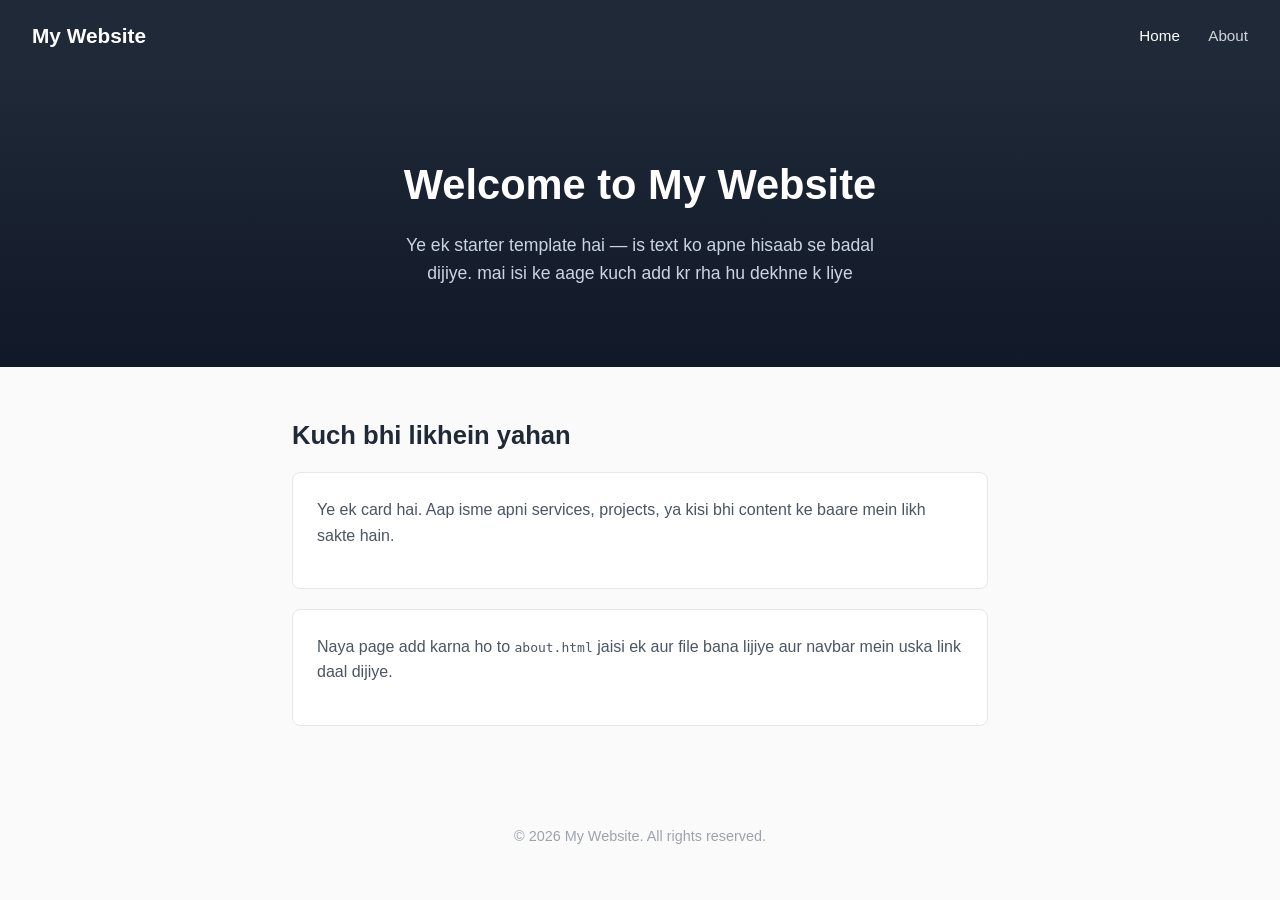
<file: index.html>
<!DOCTYPE html>
<html lang="en">
<head>
  <meta charset="UTF-8">
  <meta name="viewport" content="width=device-width, initial-scale=1.0">
  <title>My Website</title>
  <link rel="stylesheet" href="style.css">
</head>
<body>

  <nav>
    <a href="index.html" class="logo">My Website</a>
    <div class="links">
      <a href="index.html" class="active">Home</a>
      <a href="about.html">About</a>
    </div>
  </nav>

  <section class="hero">
    <h1>Welcome to My Website</h1>
    <p>Ye ek starter template hai — is text ko apne hisaab se badal dijiye. mai isi ke aage kuch add kr rha hu dekhne k liye</p>
  </section>

  <main>
    <h2>Kuch bhi likhein yahan</h2>
    <div class="card">
      <p>Ye ek card hai. Aap isme apni services, projects, ya kisi bhi content ke baare mein likh sakte hain.</p>
    </div>
    <div class="card">
      <p>Naya page add karna ho to <code>about.html</code> jaisi ek aur file bana lijiye aur navbar mein uska link daal dijiye.</p>
    </div>
  </main>

  <footer>
    &copy; 2026 My Website. All rights reserved.
  </footer>

</body>
</html>
</file>
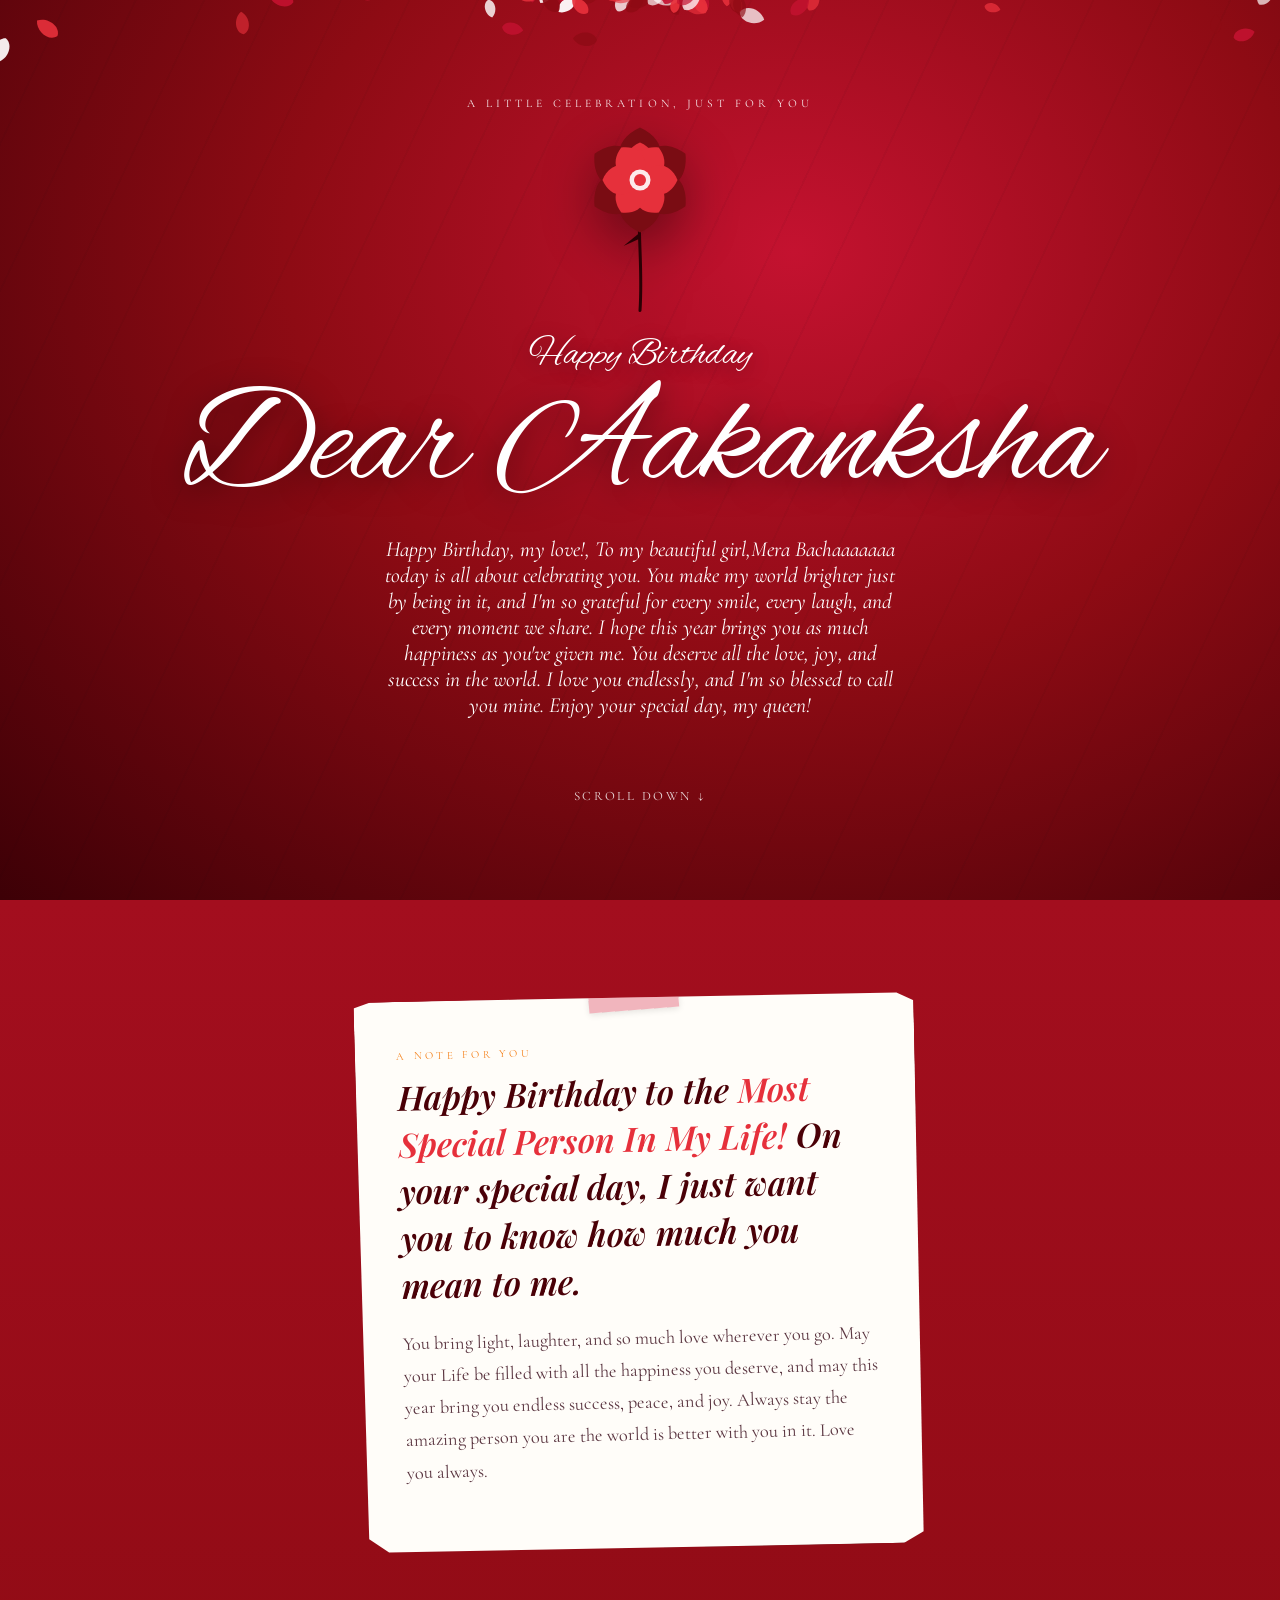
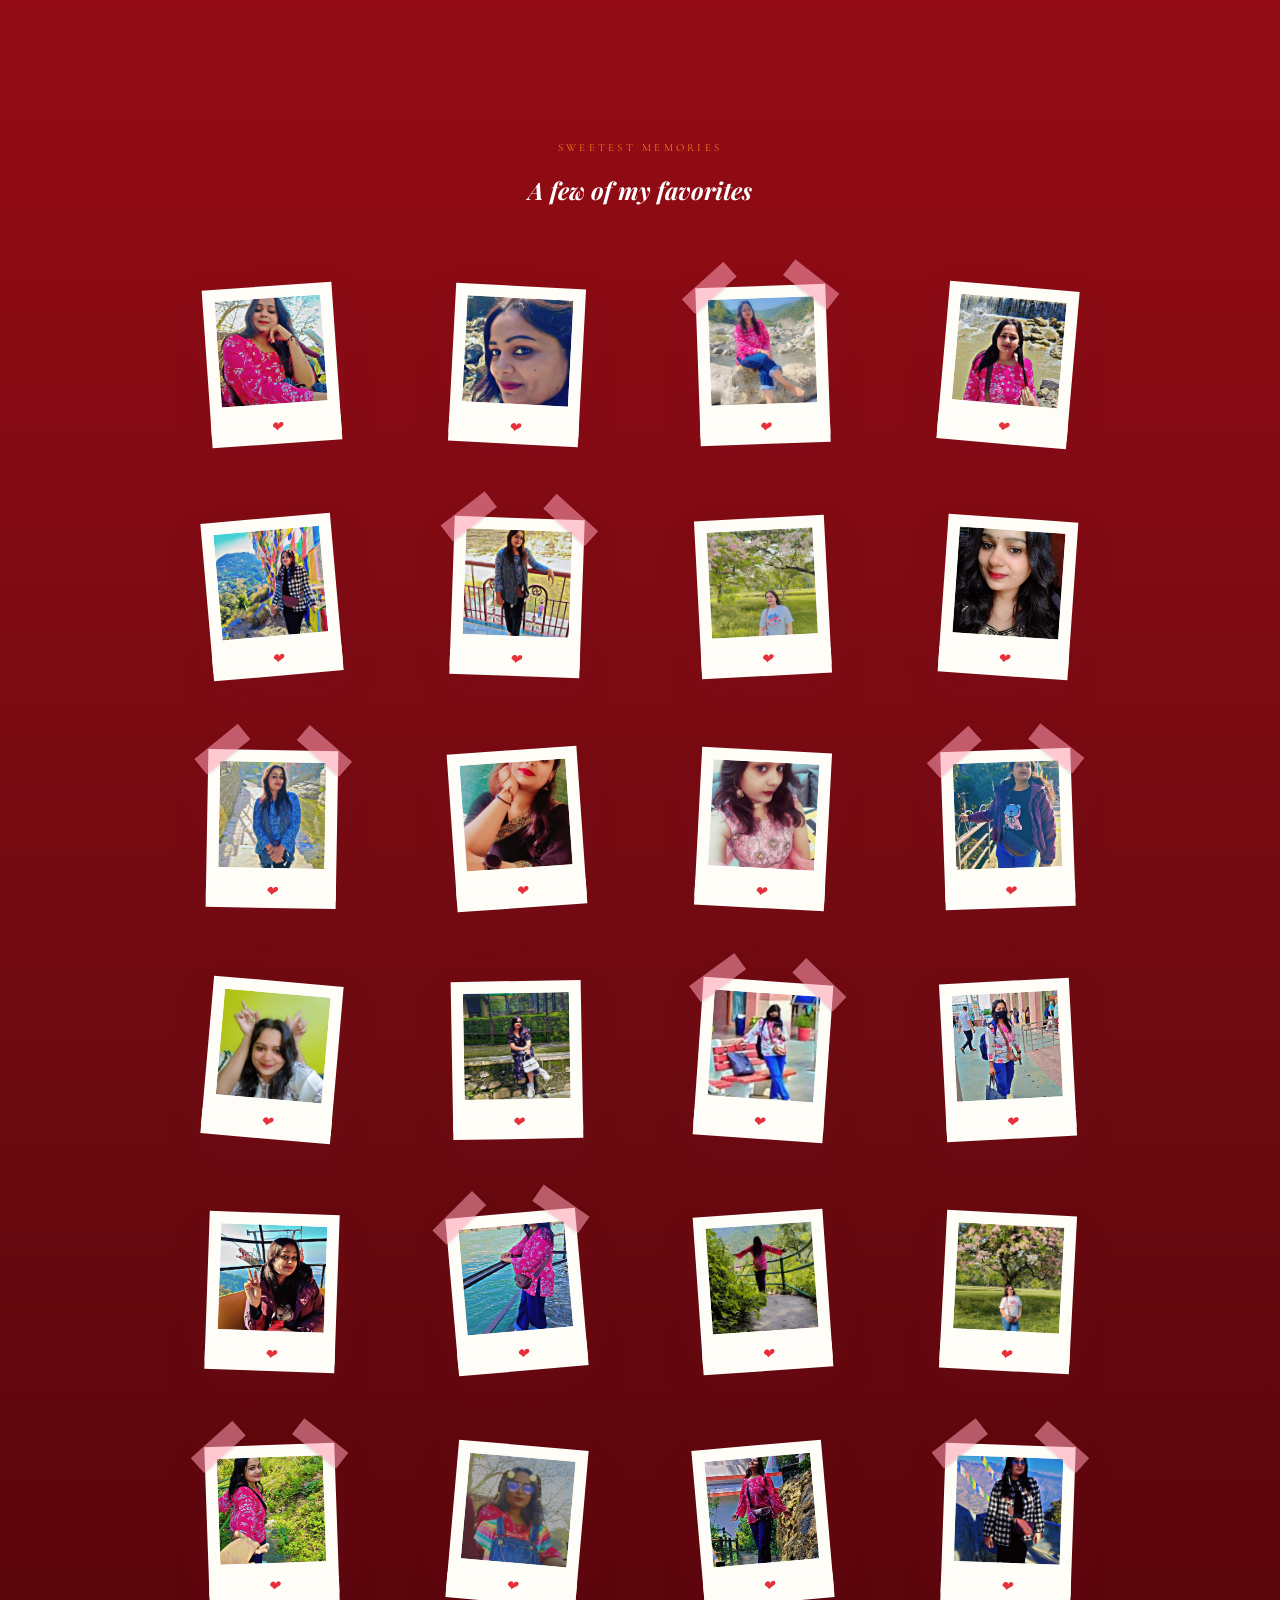
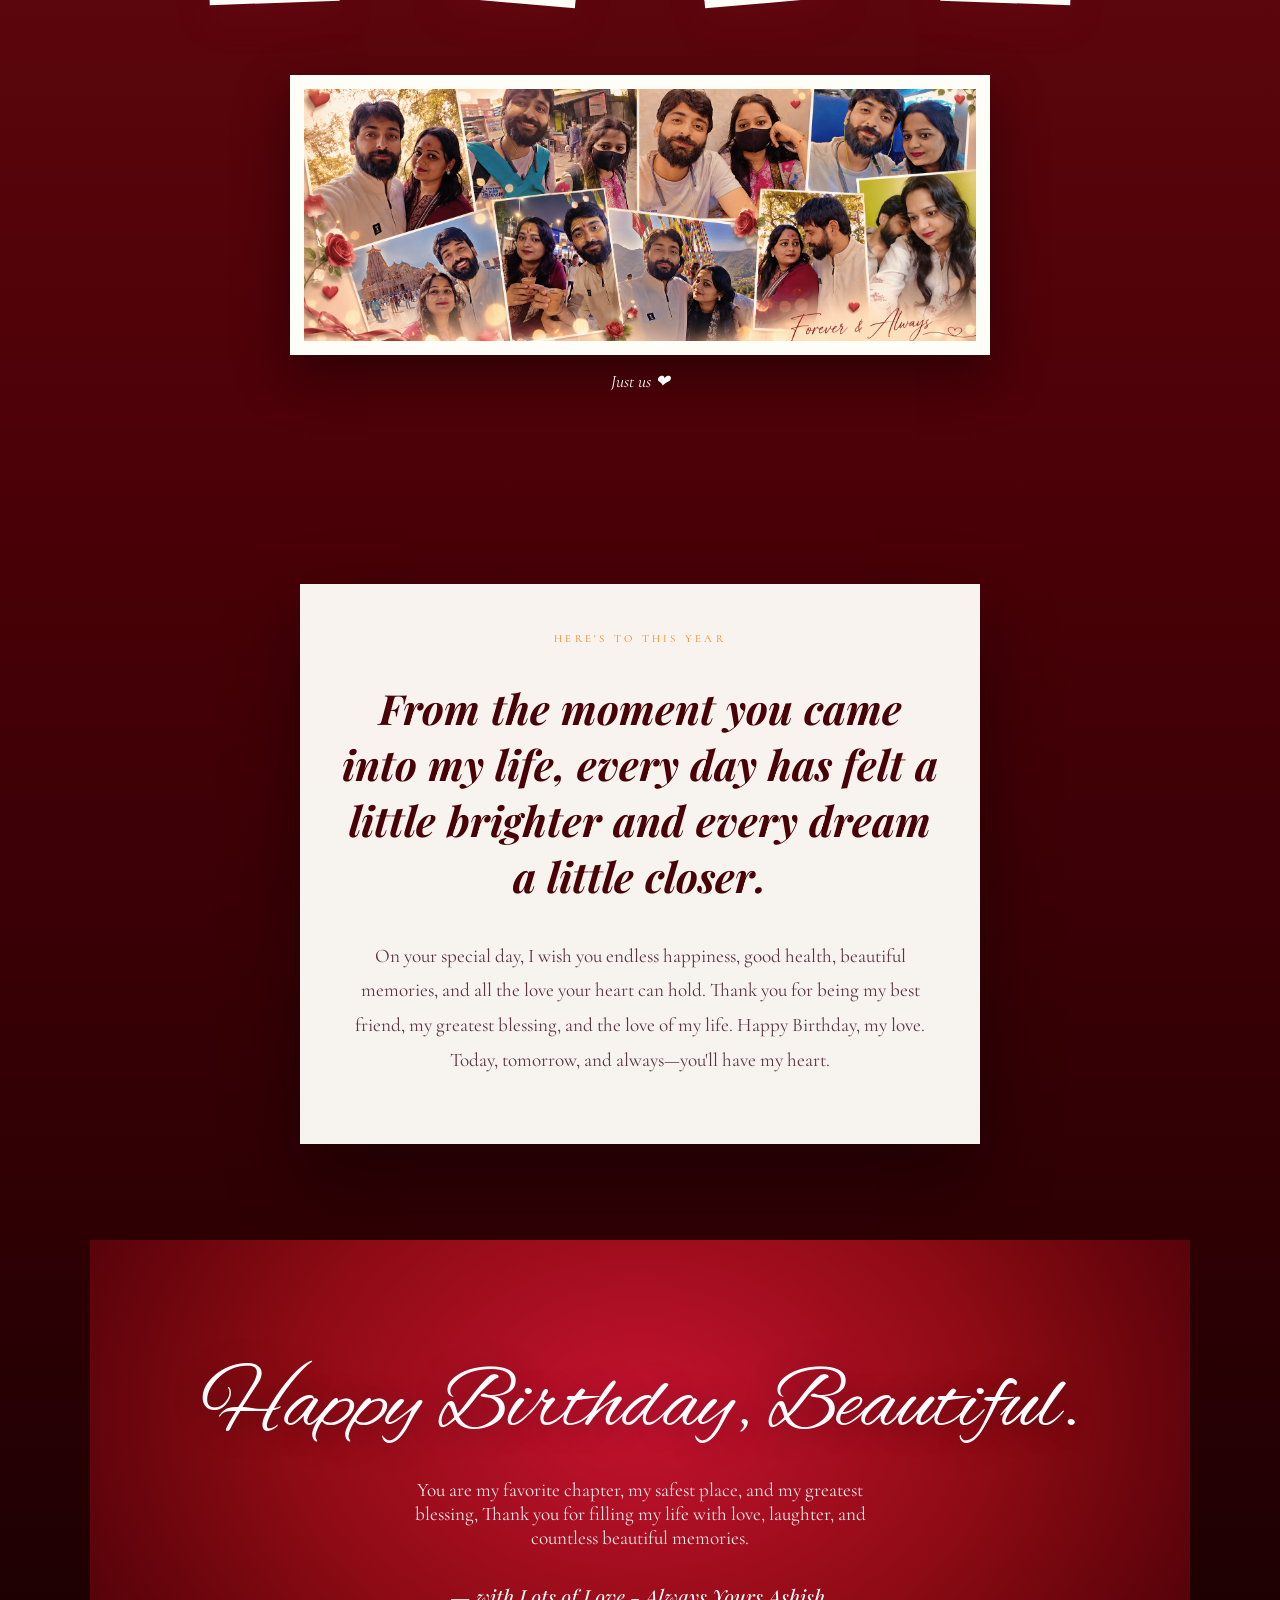
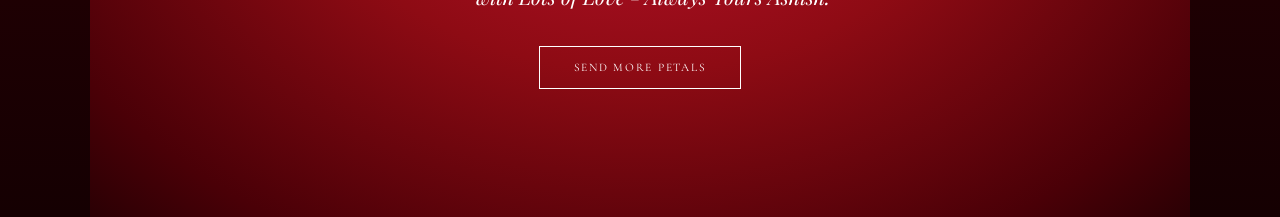
<file: birthday-aakanksha/index.html>
<!DOCTYPE html>
<html lang="en">
<head>
<meta charset="UTF-8">
<meta name="viewport" content="width=device-width, initial-scale=1.0">
<title>Happy Birthday, Aakanksha</title>
<link rel="preconnect" href="https://fonts.googleapis.com">
<link rel="preconnect" href="https://fonts.gstatic.com" crossorigin>
<link href="https://fonts.googleapis.com/css2?family=Alex+Brush&family=Playfair+Display:ital,wght@0,500;0,700;1,600&family=Cormorant+Garamond:ital,wght@0,400;0,500;1,400&display=swap" rel="stylesheet">
<style>
  :root{
    --sunset-deep: #3D0006;
    --sunset-mid: #8E0B14;
    --sunset-pink: #E6303B;
    --sunset-peach: #FFFFFF;
    --blush: #FFF3F2;
    --paper: #FFF8F7;
    --wine: #4A0007;
    --rose-red: #E6303B;
    --gold: #F4801A;
  }
  *{ box-sizing:border-box; }
  html{ scroll-behavior:smooth; }
  body{
    margin:0;
    font-family:'Cormorant Garamond', serif;
    color:#1A0A0A;
    overflow-x:hidden;
    background:linear-gradient(180deg,
      #C41230 0%,
      #A30E1E 18%,
      #8E0B14 36%,
      #6B0A10 54%,
      #4A0007 74%,
      #2A0004 90%,
      #150002 100%);
  }
  h1,h2,.display{ font-family:'Playfair Display', serif; }
  .script{ font-family:'Alex Brush', cursive; }

  #fx-canvas{
    position:fixed; inset:0; width:100vw; height:100vh;
    pointer-events:none; z-index:50;
  }

  /* ---------------- HERO: sunset sky like reference photo ---------------- */
  .hero{
    position:relative;
    min-height:100vh;
    display:flex; flex-direction:column; align-items:center; justify-content:center;
    text-align:center;
    padding:2rem;
    overflow:hidden;
    background:
      radial-gradient(ellipse at 62% 28%, #C41230 0%, #8E0B14 45%, var(--sunset-deep) 100%);
  }
  .hero::before{
    content:'';
    position:absolute; inset:0;
    background:
      repeating-linear-gradient(115deg, rgba(0,0,0,0) 0 60px, rgba(0,0,0,0.06) 60px 62px);
    opacity:0.6;
  }
  .rose{ position:relative; z-index:2; margin-bottom:0.8rem; filter:drop-shadow(0 18px 26px rgba(0,0,0,0.4)); animation:sway 5s ease-in-out infinite; }
  .rose svg{ width:min(38vw, 150px); height:auto; }
  @keyframes sway{ 0%,100%{ transform:rotate(-3deg); } 50%{ transform:rotate(3deg); } }

  .eyebrow{
    position:relative; z-index:2;
    letter-spacing:0.35em; text-transform:uppercase; font-size:0.72rem;
    color:#FFFFFF; opacity:0.9; margin-bottom:0.6rem;
  }
  .hero .script.small{
    position:relative; z-index:2;
    display:block;
    font-size:clamp(1.6rem, 4vw, 2.3rem);
    color:#FFFFFF;
    text-shadow:0 4px 20px rgba(0,0,0,0.4);
  }
  .hero h1{
    position:relative; z-index:2;
    font-family:'Alex Brush', cursive;
    font-size:clamp(4.5rem, 15vw, 9rem);
    font-style:normal; font-weight:400;
    line-height:0.95;
    margin:0.1rem 0 0;
    color:#FFFFFF;
    text-shadow:0 6px 30px rgba(0,0,0,0.5);
  }
  .hero p.sub{
    position:relative; z-index:2;
    margin-top:1.2rem; max-width:520px;
    font-size:clamp(1.05rem,2.2vw,1.35rem); font-style:italic; color:#FFFFFF;
  }
  .scroll-cue{
    position:relative; z-index:2;
    margin-top:3rem; font-size:0.8rem; letter-spacing:0.2em; text-transform:uppercase;
    color:#FFFFFF; opacity:0.85; animation:bob 2.2s ease-in-out infinite;
  }
  @keyframes bob{ 0%,100%{transform:translateY(0);} 50%{transform:translateY(10px);} }

  /* ---------------- shared ---------------- */
  section{ position:relative; padding:6rem 6vw; max-width:1100px; margin:0 auto; }
  .reveal{ opacity:0; transform:translateY(40px); transition:opacity .9s ease, transform .9s ease; }
  .reveal.in{ opacity:1; transform:translateY(0); }
  .kicker{ color:var(--gold); letter-spacing:0.3em; text-transform:uppercase; font-size:0.68rem; display:block; margin-bottom:0.7rem; }

  /* ---------------- note card section, blush gradient bg ---------------- */
  .note-wrap{
    background:transparent;
    padding:6rem 6vw;
  }
  .note-card{
    max-width:560px; margin:0 auto;
    background:#FFFDF9;
    padding:3rem 2.6rem;
    box-shadow:0 30px 70px rgba(0,0,0,0.45);
    transform:rotate(-1.4deg);
    position:relative;
    clip-path:polygon(0% 1%,3% 0%,97% 0.5%,100% 2%,99.5% 98%,96% 100%,4% 99.5%,0.5% 97%);
  }
  .note-card .tape{
    position:absolute; top:-14px; left:50%; transform:translateX(-50%) rotate(-3deg);
    width:90px; height:28px;
    background:rgba(214,48,79,0.35);
    box-shadow:0 2px 6px rgba(0,0,0,0.1);
  }
  .note-card h2{
    font-size:clamp(1.5rem,3.4vw,2.1rem); font-style:italic; font-weight:600;
    color:var(--wine); line-height:1.4; margin:0 0 1rem;
  }
  .note-card h2 em{ font-style:italic; color:var(--rose-red); }
  .note-card p{ font-size:1.15rem; line-height:1.75; color:#5A3540; }

  /* ---------------- gallery: scrapbook paper ---------------- */
  .gallery-section{
    background:transparent;
  }
  .gallery-title{ text-align:center; margin-bottom:3rem; }
  .gallery-title h2{ font-style:italic; color:#FFFFFF; }
  .gallery{
    display:grid;
    grid-template-columns:repeat(auto-fill, minmax(210px,1fr));
    gap:2.6rem 2.2rem;
    padding-top:1rem;
  }
  .feature-photo{
    max-width:700px;
    margin:3.5rem auto 0;
    text-align:center;
  }
  .feature-photo .frame{
    width:100%;
    max-width:700px;
    height:280px;
    overflow:hidden;
    background:#FFFDF8;
    padding:14px;
    box-shadow:0 20px 50px rgba(0,0,0,0.45);
    box-sizing:border-box;
  }
  .feature-photo .frame img{
    width:100%;
    height:100%;
    object-fit:cover;
    display:block;
  }
  .feature-photo figcaption{
    margin-top:1rem;
    font-style:italic;
    color:#FFFFFF;
    font-size:1.1rem;
  }
  .polaroid{
    background:#FFFDF8;
    padding:12px 12px 40px 12px;
    box-shadow:0 16px 34px rgba(122,12,38,0.22);
    transform:rotate(var(--r,-3deg));
    transition:transform .35s ease, box-shadow .35s ease;
    position:relative;
  }
  .polaroid:hover{ transform:rotate(0deg) scale(1.05) translateY(-6px); box-shadow:0 24px 48px rgba(122,12,38,0.32); z-index:5; }
  .polaroid .tape{
    position:absolute; width:56px; height:20px;
    background:rgba(255,159,181,0.55);
    box-shadow:0 1px 3px rgba(0,0,0,0.12);
  }
  .polaroid .tape.tl{ top:-10px; left:-14px; transform:rotate(-40deg); }
  .polaroid .tape.tr{ top:-10px; right:-14px; transform:rotate(40deg); }
  .polaroid .frame{
    width:100%; aspect-ratio:1/1; overflow:hidden;
    background:linear-gradient(135deg, #C41230, #4A0007);
    display:flex; align-items:center; justify-content:center;
  }
  .polaroid img{ width:100%; height:100%; object-fit:cover; display:block; }
  .polaroid .placeholder-num{ font-family:'Playfair Display',serif; font-style:italic; color:rgba(255,255,255,0.6); font-size:1.9rem; }
  .polaroid figcaption{ position:absolute; bottom:8px; left:0; right:0; text-align:center; color:var(--rose-red); font-style:italic; font-size:0.9rem; background:#FFFDF8; }

  /* ---------------- message 2, peach gradient ---------------- */
  .msg2-wrap{
    background:transparent;
    padding:6rem 6vw;
  }
  .msg2-wrap .inner{
    max-width:680px; margin:0 auto; text-align:center;
    background:rgba(255,253,248,0.96);
    padding:3rem 2.4rem;
    box-shadow:0 30px 70px rgba(0,0,0,0.4);
  }
  .msg2-wrap h2{ font-size:clamp(1.8rem,4vw,2.6rem); font-style:italic; color:var(--wine); line-height:1.35; }
  .msg2-wrap p{ font-size:1.2rem; color:#5A3540; line-height:1.8; }

  /* ---------------- closing: deep wine gradient like reference ---------------- */
  .closing{
    text-align:center;
    background:
      radial-gradient(ellipse at 50% 30%, #C41230 0%, #8E0B14 45%, #4A0007 85%, #2A0004 100%);
    padding:7rem 6vw 8rem;
  }
  .closing .script{
    font-size:clamp(3rem,8vw,5.5rem);
    color:#FFFFFF;
    text-shadow:0 4px 30px rgba(0,0,0,0.4);
  }
  .closing p{ font-size:1.2rem; color:#FFFFFF; opacity:0.9; max-width:480px; margin:1rem auto 0; }
  .signoff{ margin-top:2rem; font-family:'Playfair Display',serif; font-style:italic; color:var(--sunset-peach); font-size:1.3rem; }
  .btn{
    display:inline-block; margin-top:2.2rem; padding:0.85rem 2.1rem;
    border:1px solid var(--sunset-peach); color:var(--sunset-peach);
    text-decoration:none; letter-spacing:0.15em; text-transform:uppercase; font-size:0.72rem;
    font-family:'Cormorant Garamond',serif; background:transparent; cursor:pointer;
    transition:background .3s ease, color .3s ease;
  }
  .btn:hover{ background:var(--sunset-peach); color:var(--wine); }

  @media (prefers-reduced-motion:reduce){ *{ animation:none!important; transition:none!important; } }
</style>
</head>
<body>

<canvas id="fx-canvas"></canvas>

<!-- ============ HERO ============ -->
<div class="hero">
  <span class="eyebrow">A Little Celebration, Just For You</span>
  <div class="rose">
    <svg viewBox="0 0 200 260" xmlns="http://www.w3.org/2000/svg">
      <path d="M100 96 C 96 150 104 195 100 254" stroke="#2A0004" stroke-width="4" fill="none" stroke-linecap="round"/>
      <path d="M100 150 L 78 168 L 100 158 Z" fill="#2A0004"/>
      <g transform="translate(100,80)">
        <g id="outer-petal-group">
          <path d="M0,0 C 34,-14 40,-52 0,-70 C -40,-52 -34,-14 0,0 Z" fill="#7A0C13"/>
        </g>
        <use href="#outer-petal-group" transform="rotate(60)"/>
        <use href="#outer-petal-group" transform="rotate(120)"/>
        <use href="#outer-petal-group" transform="rotate(180)"/>
        <use href="#outer-petal-group" transform="rotate(240)"/>
        <use href="#outer-petal-group" transform="rotate(300)"/>
        <g id="mid-petal-group">
          <path d="M0,0 C 24,-10 28,-38 0,-50 C -28,-38 -24,-10 0,0 Z" fill="#E6303B"/>
        </g>
        <use href="#mid-petal-group" transform="rotate(30)"/>
        <use href="#mid-petal-group" transform="rotate(90)"/>
        <use href="#mid-petal-group" transform="rotate(150)"/>
        <use href="#mid-petal-group" transform="rotate(210)"/>
        <use href="#mid-petal-group" transform="rotate(270)"/>
        <use href="#mid-petal-group" transform="rotate(330)"/>
        <circle r="14" fill="#FFFFFF" opacity="0.9"/>
        <circle r="8" fill="#E6303B"/>
      </g>
    </svg>
  </div>
  <span class="script small">Happy Birthday</span>
  <h1> Dear Aakanksha</h1>
  <p class="sub">
Happy Birthday, my love!, <em>To my beautiful girl,Mera Bachaaaaaaa</em> today is all about celebrating you. You make my world brighter just by being in it, and I'm so grateful for every smile, every laugh, and every moment we share. I hope this year brings you as much happiness as you've given me. You deserve all the love, joy, and success in the world.
I love you endlessly, and I'm so blessed to call you mine.
Enjoy your special day, my queen!</p>
  <div class="scroll-cue">scroll down ↓</div>
</div>


<!-- ============ NOTE CARD ============ -->
<div class="note-wrap">
  <section class="reveal" style="padding:0;">
    <div class="note-card">
      <div class="tape"></div>
      <span class="kicker">A Note For You</span>
      <h2>Happy Birthday to the <em>Most Special Person In My Life! </em> On your special day, I just want you to know how much you mean to me.</h2>
      <p>You bring light, laughter, and so much love wherever you go. May your Life be filled with all the happiness you deserve, and may this year bring you endless success, peace, and joy. Always stay the amazing person you are the world is better with you in it. Love you always.</p>
    </div>
  </section>
</div>

<!-- ============ GALLERY ============ -->
<div class="gallery-section">
  <section class="reveal" id="gallery-section">
    <div class="gallery-title">
      <span class="kicker">Sweetest Memories</span>
      <h2>A few of my favorites</h2>
    </div>
    <div class="gallery" id="gallery"></div>
    <figure class="feature-photo">
      <div class="frame">
        <img src="photos/us.jpg" alt="Us together" loading="lazy">
      </div>
      <figcaption>Just us ❤</figcaption>
    </figure>
  </section>
</div>

<!-- ============ MESSAGE 2 ============ -->
<div class="msg2-wrap">
  <section class="reveal" style="padding:0;">
    <div class="inner">
      <span class="kicker">Here's To This Year</span>
      <h2>From the moment you came into my life, every day has felt a little brighter and every dream a little closer.</h2>
      <p>On your special day, I wish you endless happiness, good health, beautiful memories, and all the love your heart can hold. Thank you for being my best friend, my greatest blessing, and the love of my life.
Happy Birthday, my love. Today, tomorrow, and always—you'll have my heart.</p>
    </div>
  </section>
</div>

<!-- ============ CLOSING ============ -->
<section class="closing reveal">
  <div class="script">Happy Birthday, Beautiful.</div>
  <p>You are my favorite chapter, my safest place, and my greatest blessing, Thank you for filling my life with love, laughter, and countless beautiful memories.</p>
  <div class="signoff">— with Lots of Love - Always Yours Ashish.</div>
  <button class="btn" id="confetti-btn">Send more petals</button>
</section>

<script>
/* ================= Photo gallery ================= */
const gallery = document.getElementById('gallery');
const TOTAL_PHOTOS = 24; // set to your real photo count (20-25)
const rotations = [-4,3,-2,5,-5,2,-3,4,1,-4,3,-2,5,-1,4,-3,2,-5];

for(let i=1;i<=TOTAL_PHOTOS;i++){
  const fig = document.createElement('figure');
  fig.className = 'polaroid';
  fig.style.setProperty('--r', (rotations[(i-1)%rotations.length])+'deg');

  if(i % 3 === 0){
    const tapeL = document.createElement('div'); tapeL.className='tape tl'; fig.appendChild(tapeL);
    const tapeR = document.createElement('div'); tapeR.className='tape tr'; fig.appendChild(tapeR);
  }

  const frame = document.createElement('div');
  frame.className = 'frame';

  const img = document.createElement('img');
  img.src = `photos/${i}.jpg`;
  img.alt = `Memory ${i}`;
  img.loading = 'lazy';
  img.onerror = function(){ frame.innerHTML = `<span class="placeholder-num">${i}</span>`; };
  frame.appendChild(img);
  fig.appendChild(frame);

  const cap = document.createElement('figcaption');
  cap.textContent = '❤';
  fig.appendChild(cap);

  gallery.appendChild(fig);
}

/* ================= Scroll reveal ================= */
const revealEls = document.querySelectorAll('.reveal');
const io = new IntersectionObserver((entries)=>{
  entries.forEach(e=>{ if(e.isIntersecting){ e.target.classList.add('in'); } });
},{ threshold:0.15 });
revealEls.forEach(el=>io.observe(el));

/* ================= Falling rose petals ================= */
const canvas = document.getElementById('fx-canvas');
const ctx = canvas.getContext('2d');
let W, H;
function resize(){ W = canvas.width = window.innerWidth; H = canvas.height = window.innerHeight; }
resize();
window.addEventListener('resize', resize);

const reduceMotion = window.matchMedia('(prefers-reduced-motion: reduce)').matches;
const petalColors = ['#E6303B','#8E0B14','#FFFFFF','#C41230'];
let petals = [];

function makePetal(){
  return {
    x: Math.random()*W,
    y: -20 - Math.random()*100,
    size: 14 + Math.random()*10,
    speedY: 0.6 + Math.random()*1.2,
    swayAmp: 20 + Math.random()*30,
    swaySpeed: 0.4 + Math.random()*0.6,
    swayOffset: Math.random()*Math.PI*2,
    angle: Math.random()*Math.PI*2,
    spin: (Math.random()-0.5)*0.03,
    color: petalColors[Math.floor(Math.random()*petalColors.length)],
    opacity: 0.6 + Math.random()*0.35,
    t: 0
  };
}
function drawPetal(p){
  ctx.save();
  ctx.translate(p.x, p.y);
  ctx.rotate(p.angle);
  ctx.globalAlpha = p.opacity;
  ctx.fillStyle = p.color;
  const s = p.size/14;
  ctx.beginPath();
  ctx.moveTo(0, -8*s);
  ctx.bezierCurveTo(6*s, -6*s, 6*s, 4*s, 0, 8*s);
  ctx.bezierCurveTo(-6*s, 4*s, -6*s, -6*s, 0, -8*s);
  ctx.fill();
  ctx.restore();
}
function petalBurst(cx, cy, count){
  for(let i=0;i<count;i++){
    const p = makePetal();
    p.x = cx + (Math.random()-0.5)*220;
    p.y = cy - 20;
    petals.push(p);
  }
}

for(let i=0;i<30;i++){ petals.push(makePetal()); }
let ambientTimer=0;
function tick(){
  ctx.clearRect(0,0,W,H);
  if(!reduceMotion){
    ambientTimer++;
    if(ambientTimer%40===0 && petals.length<60){ petals.push(makePetal()); }
  }
  petals.forEach(p=>{
    p.t += 0.016;
    p.y += p.speedY;
    p.x += Math.sin(p.t*p.swaySpeed + p.swayOffset) * (p.swayAmp*0.02);
    p.angle += p.spin;
    drawPetal(p);
  });
  petals = petals.filter(p=> p.y < H + 40);
  requestAnimationFrame(tick);
}
if(!reduceMotion){ requestAnimationFrame(tick); } else { ctx.clearRect(0,0,W,H); }

document.getElementById('confetti-btn').addEventListener('click', ()=>{
  petalBurst(W/2, 0, 40);
});

let galleryBurstDone=false;
const galleryIO = new IntersectionObserver((entries)=>{
  entries.forEach(e=>{
    if(e.isIntersecting && !galleryBurstDone){
      galleryBurstDone=true;
      petalBurst(W/2, 0, 40);
    }
  });
},{ threshold:0.3 });
galleryIO.observe(document.getElementById('gallery-section'));
</script>
</body>
</html>
</file>
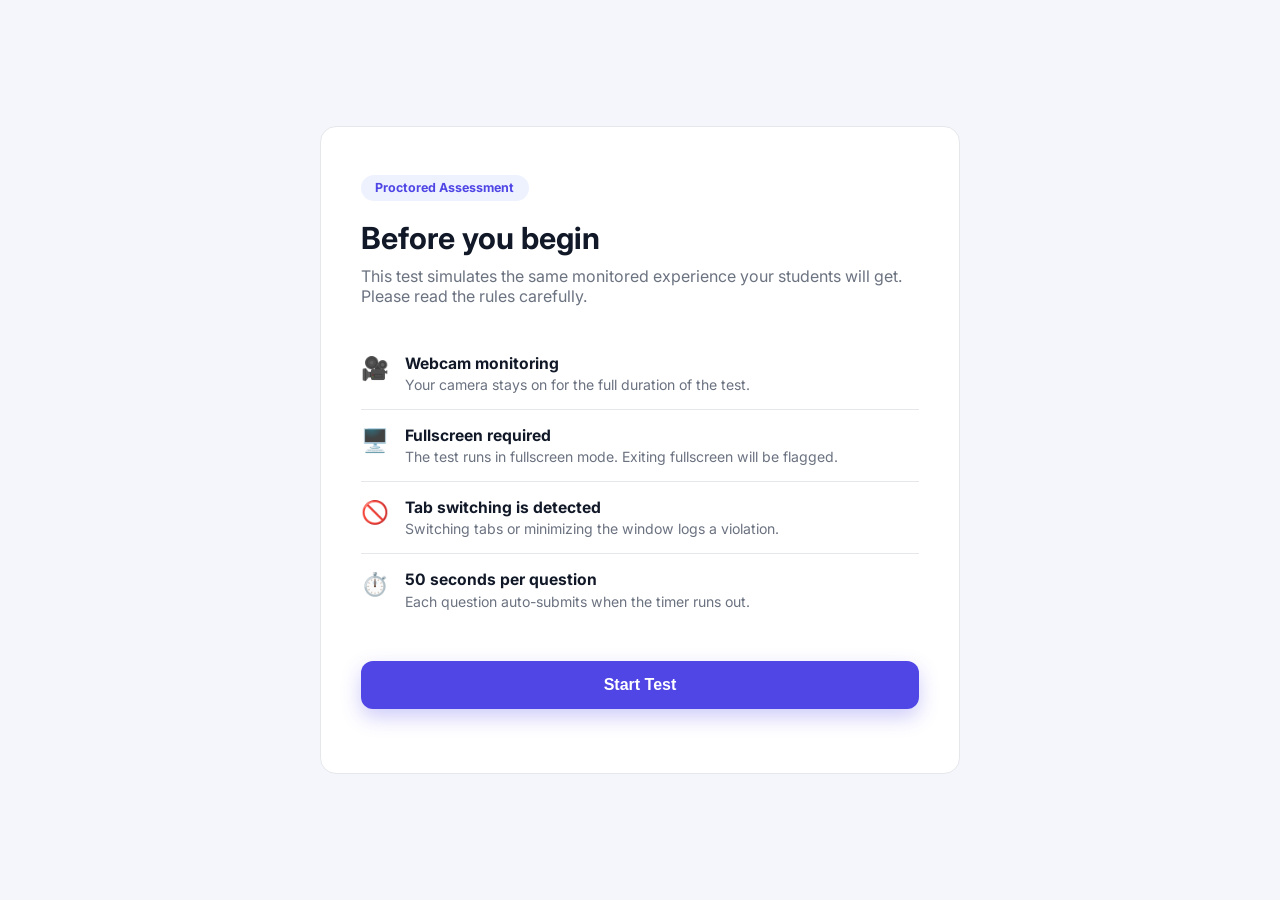
<file: proctored-test/index.html>
<!DOCTYPE html>
<html lang="en">
<head>
<meta charset="UTF-8">
<meta name="viewport" content="width=device-width, initial-scale=1.0">
<title>Proctored Assessment Demo</title>
<link rel="preconnect" href="https://fonts.googleapis.com">
<link href="https://fonts.googleapis.com/css2?family=Inter:wght@400;500;600;700;800&family=Space+Grotesk:wght@600;700&display=swap" rel="stylesheet">
<link rel="stylesheet" href="style.css">
</head>
<body>

<!-- ============ SCREEN 1: INTRO / INSTRUCTIONS ============ -->
<section id="screen-intro" class="screen active">
  <div class="card intro-card">
    <span class="badge">Proctored Assessment</span>
    <h1>Before you begin</h1>
    <p class="sub">This test simulates the same monitored experience your students will get. Please read the rules carefully.</p>

    <ul class="rules">
      <li>
        <span class="rule-icon">🎥</span>
        <div>
          <strong>Webcam monitoring</strong>
          <p>Your camera stays on for the full duration of the test.</p>
        </div>
      </li>
      <li>
        <span class="rule-icon">🖥️</span>
        <div>
          <strong>Fullscreen required</strong>
          <p>The test runs in fullscreen mode. Exiting fullscreen will be flagged.</p>
        </div>
      </li>
      <li>
        <span class="rule-icon">🚫</span>
        <div>
          <strong>Tab switching is detected</strong>
          <p>Switching tabs or minimizing the window logs a violation.</p>
        </div>
      </li>
      <li>
        <span class="rule-icon">⏱️</span>
        <div>
          <strong>50 seconds per question</strong>
          <p>Each question auto-submits when the timer runs out.</p>
        </div>
      </li>
    </ul>

    <button id="btn-start" class="btn btn-primary">Start Test</button>
    <p id="permission-note" class="permission-note"></p>
  </div>
</section>

<!-- ============ SCREEN 2: TEST IN PROGRESS ============ -->
<section id="screen-test" class="screen">
  <div class="test-topbar">
    <div class="topbar-left">
      <span class="q-progress" id="q-progress">Question 1 of 5</span>
      <div class="progress-track">
        <div class="progress-fill" id="progress-fill"></div>
      </div>
    </div>
    <div class="topbar-right">
      <div class="proctor-status" id="proctor-status">
        <span class="dot dot-live"></span> Monitoring active
      </div>
      <div class="timer" id="timer">0:50</div>
    </div>
  </div>

  <div id="violation-banner" class="violation-banner hidden">
    ⚠️ Violation detected — <span id="violation-text"></span>
  </div>

  <div class="test-body">
    <div class="webcam-box">
      <video id="webcam-feed" autoplay muted playsinline></video>
      <span class="webcam-label">You (live)</span>
    </div>

    <div class="question-card">
      <h2 id="question-text">Loading question...</h2>
      <div id="options-list" class="options-list"></div>
    </div>
  </div>
</section>

<!-- ============ SCREEN 3: RESULTS ============ -->
<section id="screen-results" class="screen">
  <div class="card results-card">
    <span class="badge badge-success">Test Complete</span>
    <h1>Your Results</h1>

    <div class="score-row">
      <div class="score-circle">
        <span id="score-value">0/5</span>
      </div>
      <div class="score-meta">
        <p><strong id="score-percent">0%</strong> score</p>
        <p id="violation-summary">No violations detected</p>
      </div>
    </div>

    <h3 class="review-heading">Answer Review</h3>
    <div id="review-list" class="review-list"></div>

    <button id="btn-retake" class="btn btn-primary">Retake Test</button>
  </div>
</section>

<script src="script.js"></script>
</body>
</html>
</file>
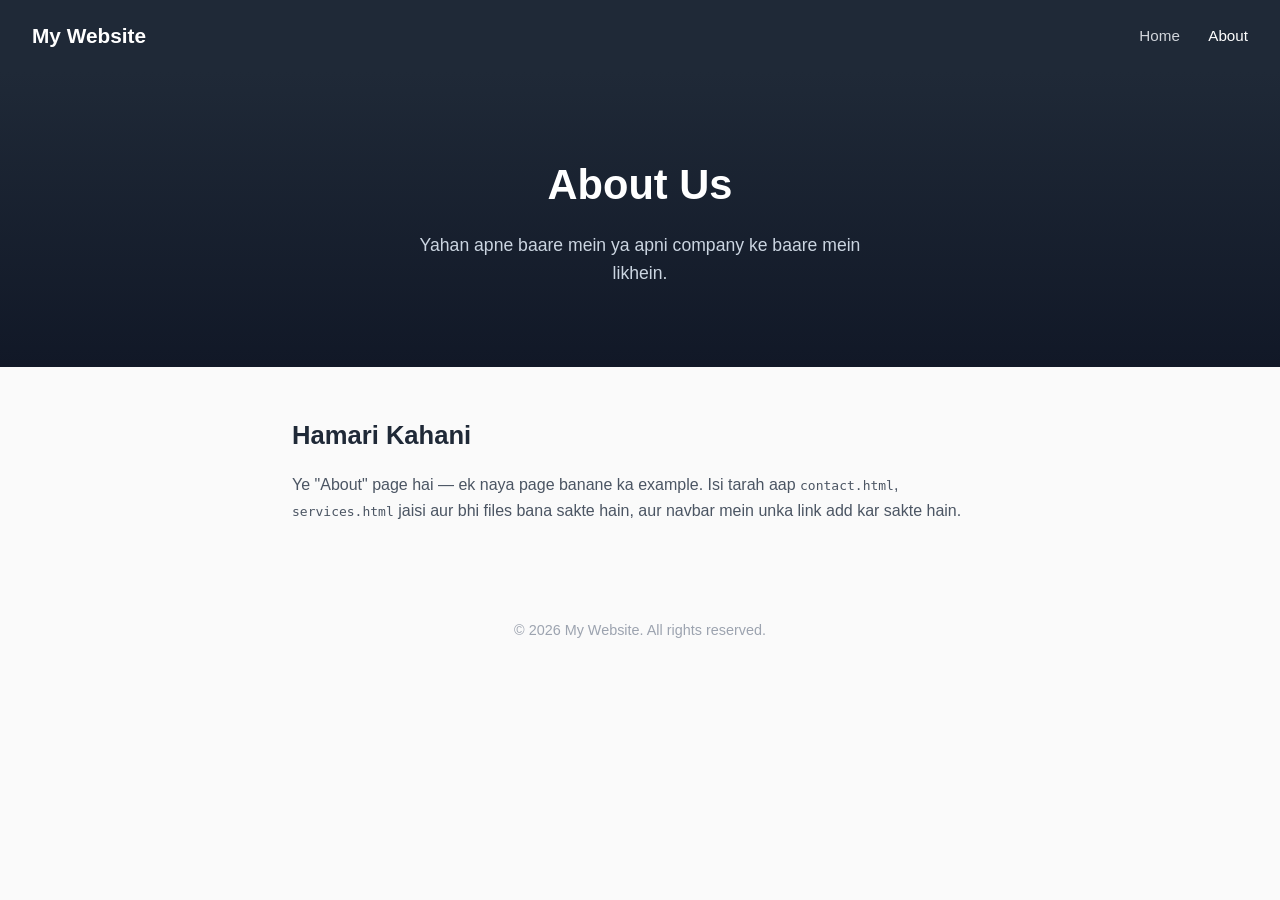
<file: about.html>
<!DOCTYPE html>
<html lang="en">
<head>
  <meta charset="UTF-8">
  <meta name="viewport" content="width=device-width, initial-scale=1.0">
  <title>About - My Website</title>
  <link rel="stylesheet" href="style.css">
</head>
<body>

  <nav>
    <a href="index.html" class="logo">My Website</a>
    <div class="links">
      <a href="index.html">Home</a>
      <a href="about.html" class="active">About</a>
    </div>
  </nav>

  <section class="hero">
    <h1>About Us</h1>
    <p>Yahan apne baare mein ya apni company ke baare mein likhein.</p>
  </section>

  <main>
    <h2>Hamari Kahani</h2>
    <p>Ye "About" page hai — ek naya page banane ka example. Isi tarah aap <code>contact.html</code>, <code>services.html</code> jaisi aur bhi files bana sakte hain, aur navbar mein unka link add kar sakte hain.</p>
  </main>

  <footer>
    &copy; 2026 My Website. All rights reserved.
  </footer>

</body>
</html>
</file>
<file: style.css>
/* ===== Basic Reset ===== */
* {
  margin: 0;
  padding: 0;
  box-sizing: border-box;
}

body {
  font-family: 'Segoe UI', Helvetica, Arial, sans-serif;
  line-height: 1.6;
  color: #23262b;
  background: #fafafa;
}

/* ===== Navbar ===== */
nav {
  display: flex;
  justify-content: space-between;
  align-items: center;
  padding: 1.2rem 2rem;
  background: #1f2937;
}

nav .logo {
  color: #fff;
  font-weight: 700;
  font-size: 1.3rem;
  text-decoration: none;
}

nav .links a {
  color: #d1d5db;
  text-decoration: none;
  margin-left: 1.5rem;
  font-size: 0.95rem;
}

nav .links a:hover,
nav .links a.active {
  color: #fff;
}

/* ===== Hero ===== */
.hero {
  padding: 5rem 2rem;
  text-align: center;
  background: linear-gradient(180deg, #1f2937 0%, #111827 100%);
  color: #fff;
}

.hero h1 {
  font-size: 2.6rem;
  margin-bottom: 0.8rem;
}

.hero p {
  font-size: 1.1rem;
  color: #cbd5e1;
  max-width: 500px;
  margin: 0 auto;
}

/* ===== Content sections ===== */
main {
  max-width: 760px;
  margin: 0 auto;
  padding: 3rem 2rem;
}

main h2 {
  font-size: 1.6rem;
  margin-bottom: 1rem;
  color: #1f2937;
}

main p {
  margin-bottom: 1rem;
  color: #4b5563;
}

.card {
  background: #fff;
  border: 1px solid #e5e7eb;
  border-radius: 8px;
  padding: 1.5rem;
  margin-bottom: 1.2rem;
}

/* ===== Footer ===== */
footer {
  text-align: center;
  padding: 2rem;
  color: #9ca3af;
  font-size: 0.9rem;
}
</file>
<file: proctored-test/style.css>
:root{
  --bg: #F5F6FB;
  --surface: #FFFFFF;
  --primary: #4F46E5;
  --primary-dark: #3730A3;
  --success: #16A34A;
  --success-bg: #DCFCE7;
  --danger: #DC2626;
  --danger-bg: #FEE2E2;
  --warning: #F59E0B;
  --warning-bg: #FEF3C7;
  --text: #111827;
  --text-dim: #6B7280;
  --border: #E5E7EB;
  --radius: 16px;
}

*{ margin:0; padding:0; box-sizing:border-box; }

body{
  font-family: 'Inter', sans-serif;
  background: var(--bg);
  color: var(--text);
  min-height: 100vh;
}

.screen{ display: none; min-height: 100vh; }
.screen.active{ display: block; }

.card{
  max-width: 640px;
  margin: 0 auto;
  background: var(--surface);
  border-radius: var(--radius);
  border: 1px solid var(--border);
  padding: 3rem 2.5rem;
}

/* ===== Intro screen ===== */
#screen-intro{ display: flex; align-items: center; padding: 3rem 1.5rem; }
#screen-intro.active{ display: flex; }

.badge{
  display: inline-block;
  background: #EEF2FF;
  color: var(--primary);
  font-size: 0.78rem;
  font-weight: 700;
  padding: 0.35rem 0.9rem;
  border-radius: 999px;
  margin-bottom: 1.2rem;
}
.badge-success{ background: var(--success-bg); color: var(--success); }

.intro-card h1{ font-size: 1.9rem; margin-bottom: 0.6rem; }
.sub{ color: var(--text-dim); margin-bottom: 2rem; font-size: 1rem; }

.rules{ list-style: none; margin-bottom: 2.2rem; }
.rules li{
  display: flex;
  gap: 1rem;
  padding: 1rem 0;
  border-bottom: 1px solid var(--border);
  align-items: flex-start;
}
.rules li:last-child{ border-bottom: none; }
.rule-icon{ font-size: 1.4rem; }
.rules strong{ display: block; margin-bottom: 0.2rem; font-size: 0.98rem; }
.rules p{ color: var(--text-dim); font-size: 0.88rem; }

.btn{
  width: 100%;
  padding: 0.95rem;
  border-radius: 12px;
  border: none;
  font-weight: 700;
  font-size: 1rem;
  cursor: pointer;
  transition: transform 0.15s ease, box-shadow 0.15s ease;
}
.btn-primary{
  background: var(--primary);
  color: #fff;
  box-shadow: 0 8px 20px rgba(79,70,229,0.28);
}
.btn-primary:hover{ transform: translateY(-2px); background: var(--primary-dark); }

.permission-note{
  margin-top: 1rem;
  font-size: 0.85rem;
  color: var(--warning);
  text-align: center;
}

/* ===== Test screen ===== */
.test-topbar{
  display: flex;
  justify-content: space-between;
  align-items: center;
  padding: 1.2rem 2rem;
  background: var(--surface);
  border-bottom: 1px solid var(--border);
  position: sticky;
  top: 0;
  z-index: 10;
  flex-wrap: wrap;
  gap: 1rem;
}

.topbar-left{ flex: 1; min-width: 200px; }
.q-progress{ font-size: 0.85rem; font-weight: 600; color: var(--text-dim); display:block; margin-bottom: 0.4rem; }

.progress-track{
  width: 100%;
  max-width: 320px;
  height: 6px;
  background: var(--border);
  border-radius: 999px;
  overflow: hidden;
}
.progress-fill{
  height: 100%;
  width: 0%;
  background: var(--primary);
  transition: width 0.3s ease;
}

.topbar-right{ display: flex; align-items: center; gap: 1.2rem; }

.proctor-status{
  display: flex; align-items: center; gap: 0.5rem;
  font-size: 0.85rem; font-weight: 600; color: var(--success);
}
.dot{ width: 9px; height: 9px; border-radius: 50%; background: var(--success); }
.dot-live{ animation: pulse 1.6s infinite; }
@keyframes pulse{
  0%{ box-shadow: 0 0 0 0 rgba(22,163,74,0.5); }
  70%{ box-shadow: 0 0 0 8px rgba(22,163,74,0); }
  100%{ box-shadow: 0 0 0 0 rgba(22,163,74,0); }
}

.timer{
  font-family: 'Space Grotesk', monospace;
  font-size: 1.3rem;
  font-weight: 700;
  background: #EEF2FF;
  color: var(--primary);
  padding: 0.4rem 1rem;
  border-radius: 10px;
  min-width: 76px;
  text-align: center;
}
.timer.timer-warning{ background: var(--warning-bg); color: var(--warning); }
.timer.timer-danger{ background: var(--danger-bg); color: var(--danger); }

.violation-banner{
  background: var(--danger-bg);
  color: var(--danger);
  text-align: center;
  padding: 0.8rem;
  font-weight: 600;
  font-size: 0.9rem;
}
.hidden{ display: none; }

.test-body{
  max-width: 900px;
  margin: 0 auto;
  padding: 2.5rem 1.5rem;
  display: grid;
  grid-template-columns: 1fr;
  gap: 2rem;
}

.webcam-box{
  position: fixed;
  bottom: 1.5rem;
  right: 1.5rem;
  width: 160px;
  height: 120px;
  border-radius: 12px;
  overflow: hidden;
  border: 2px solid var(--primary);
  background: #000;
  z-index: 20;
  box-shadow: 0 8px 24px rgba(0,0,0,0.2);
}
.webcam-box video{
  width: 100%; height: 100%;
  object-fit: cover;
  transform: scaleX(-1);
}
.webcam-label{
  position: absolute;
  bottom: 4px; left: 8px;
  color: #fff;
  font-size: 0.7rem;
  font-weight: 600;
  background: rgba(0,0,0,0.5);
  padding: 2px 6px;
  border-radius: 6px;
}

.question-card{
  background: var(--surface);
  border-radius: var(--radius);
  border: 1px solid var(--border);
  padding: 2.5rem;
}
.question-card h2{ font-size: 1.35rem; margin-bottom: 1.6rem; line-height: 1.4; }

.options-list{ display: flex; flex-direction: column; gap: 0.8rem; }
.option{
  border: 1.5px solid var(--border);
  border-radius: 12px;
  padding: 1rem 1.2rem;
  cursor: pointer;
  font-size: 0.98rem;
  transition: border-color 0.2s ease, background 0.2s ease;
}
.option:hover{ border-color: var(--primary); background: #F5F5FF; }
.option.selected{ border-color: var(--primary); background: #EEF2FF; font-weight: 600; }

/* ===== Results screen ===== */
.results-card h1{ font-size: 1.9rem; margin-bottom: 1.6rem; }

.score-row{
  display: flex;
  align-items: center;
  gap: 1.6rem;
  margin-bottom: 2.2rem;
  padding-bottom: 2rem;
  border-bottom: 1px solid var(--border);
}
.score-circle{
  width: 96px; height: 96px;
  border-radius: 50%;
  background: #EEF2FF;
  border: 4px solid var(--primary);
  display: flex; align-items: center; justify-content: center;
  font-family: 'Space Grotesk', monospace;
  font-weight: 700;
  font-size: 1.1rem;
  color: var(--primary);
  flex-shrink: 0;
}
.score-meta p{ margin-bottom: 0.3rem; color: var(--text-dim); }
.score-meta strong{ color: var(--text); font-size: 1.2rem; }

.review-heading{ font-size: 1.1rem; margin-bottom: 1rem; }
.review-list{ display: flex; flex-direction: column; gap: 0.9rem; margin-bottom: 2rem; }
.review-item{
  border: 1px solid var(--border);
  border-radius: 12px;
  padding: 1.2rem;
}
.review-item .q{ font-weight: 600; margin-bottom: 0.6rem; }
.review-item .ans-row{ font-size: 0.9rem; margin-bottom: 0.3rem; }
.review-item.correct{ border-left: 4px solid var(--success); }
.review-item.incorrect{ border-left: 4px solid var(--danger); }
.tag-correct{ color: var(--success); font-weight: 700; }
.tag-incorrect{ color: var(--danger); font-weight: 700; }

@media (max-width: 640px){
  .card{ padding: 2rem 1.5rem; }
  .webcam-box{ width: 110px; height: 84px; }
}
</file>
